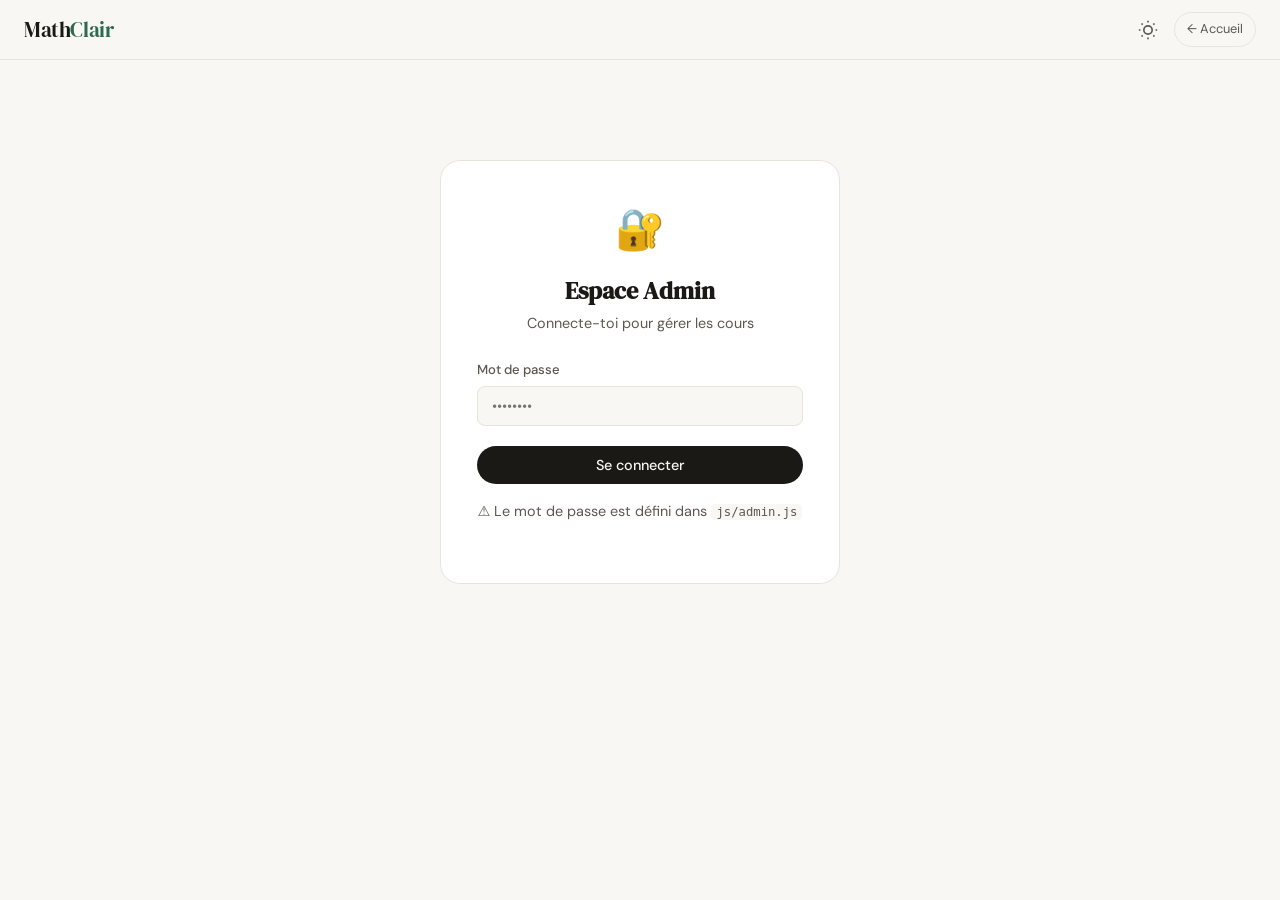
<file: mathclair/admin.html>
<!DOCTYPE html>
<html lang="fr" data-theme="light">
<head>
  <meta charset="UTF-8" />
  <meta name="viewport" content="width=device-width, initial-scale=1.0" />
  <title>Admin — MathClair</title>
  <link rel="preconnect" href="https://fonts.googleapis.com">
  <link href="https://fonts.googleapis.com/css2?family=DM+Serif+Display:ital@0;1&family=DM+Sans:wght@300;400;500;600&display=swap" rel="stylesheet">
  <link rel="stylesheet" href="css/style.css" />
</head>
<body>
  <nav class="navbar">
    <a href="index.html" class="nav-logo">Math<span>Clair</span></a>
    <div class="nav-actions">
      <button class="btn-icon" id="themeToggle" title="Changer de thème" aria-label="Thème">
        <svg id="iconSun" width="20" height="20" viewBox="0 0 24 24" fill="none" stroke="currentColor" stroke-width="2"><circle cx="12" cy="12" r="5"/><path d="M12 1v2M12 21v2M4.22 4.22l1.42 1.42M18.36 18.36l1.42 1.42M1 12h2M21 12h2M4.22 19.78l1.42-1.42M18.36 5.64l1.42-1.42"/></svg>
        <svg id="iconMoon" width="20" height="20" viewBox="0 0 24 24" fill="none" stroke="currentColor" stroke-width="2" style="display:none"><path d="M21 12.79A9 9 0 1 1 11.21 3 7 7 0 0 0 21 12.79z"/></svg>
      </button>
      <a href="index.html" class="btn-ghost btn-sm">← Accueil</a>
    </div>
  </nav>

  <main class="admin-main">
    <!-- LOGIN FORM -->
    <div id="loginSection" class="auth-card">
      <div class="auth-icon">🔐</div>
      <h1>Espace Admin</h1>
      <p>Connecte-toi pour gérer les cours</p>
      <div class="form-group">
        <label for="adminPass">Mot de passe</label>
        <input type="password" id="adminPass" placeholder="••••••••" autocomplete="current-password" />
      </div>
      <button class="btn-primary full-width" onclick="login()">Se connecter</button>
      <p class="auth-hint">⚠️ Le mot de passe est défini dans <code>js/admin.js</code></p>
      <div id="loginError" class="alert alert-error" style="display:none">Mot de passe incorrect.</div>
    </div>

    <!-- ADMIN PANEL -->
    <div id="adminSection" style="display:none" class="container">
      <div class="admin-header">
        <div>
          <h1>Gestion des cours</h1>
          <p>Ajouter, modifier ou supprimer des cours</p>
        </div>
        <button class="btn-ghost btn-sm" onclick="logout()">Déconnexion</button>
      </div>

      <div class="admin-grid">
        <!-- Upload section -->
        <div class="admin-card">
          <h2>Ajouter / Mettre à jour un cours</h2>
          <p>Importe un fichier JSON conforme au template pour ajouter un cours ou écraser un cours existant avec le même <code>id</code>.</p>
          
          <div class="drop-zone" id="dropZone">
            <div class="drop-zone-inner">
              <svg width="40" height="40" viewBox="0 0 24 24" fill="none" stroke="currentColor" stroke-width="1.5"><path d="M21 15v4a2 2 0 0 1-2 2H5a2 2 0 0 1-2-2v-4"/><polyline points="17 8 12 3 7 8"/><line x1="12" y1="3" x2="12" y2="15"/></svg>
              <p>Glisse un fichier JSON ici<br>ou <label class="link-label" for="fileInput">parcourir</label></p>
              <input type="file" id="fileInput" accept=".json" style="display:none" />
            </div>
          </div>

          <div id="uploadPreview" style="display:none" class="upload-preview">
            <div class="preview-header">
              <svg width="20" height="20" viewBox="0 0 24 24" fill="none" stroke="currentColor" stroke-width="2"><path d="M14 2H6a2 2 0 0 0-2 2v16a2 2 0 0 0 2 2h12a2 2 0 0 0 2-2V8z"/><polyline points="14 2 14 8 20 8"/></svg>
              <span id="previewFileName"></span>
              <button class="btn-icon-sm" onclick="clearUpload()">✕</button>
            </div>
            <div class="preview-info" id="previewInfo"></div>
            <button class="btn-primary full-width" onclick="importCours()">Importer ce cours</button>
          </div>

          <div id="uploadSuccess" class="alert alert-success" style="display:none"></div>
          <div id="uploadError" class="alert alert-error" style="display:none"></div>
        </div>

        <!-- Courses list -->
        <div class="admin-card">
          <h2>Cours en ligne</h2>
          <div id="adminCoursList" class="admin-courses-list">
            <div class="spinner-small"></div>
          </div>
        </div>
      </div>

      <!-- Template section -->
      <div class="admin-card full-card">
        <div class="template-header">
          <div>
            <h2>Template JSON</h2>
            <p>Structure attendue pour un fichier de cours. Copie ce template et remplis-le.</p>
          </div>
          <button class="btn-ghost btn-sm" onclick="downloadTemplate()">Télécharger le template</button>
        </div>
        <pre class="code-block" id="templateBlock"></pre>
      </div>
    </div>
  </main>

  <script src="js/theme.js"></script>
  <script src="js/loader.js"></script>
  <script src="js/admin.js"></script>
</body>
</html>
</file>
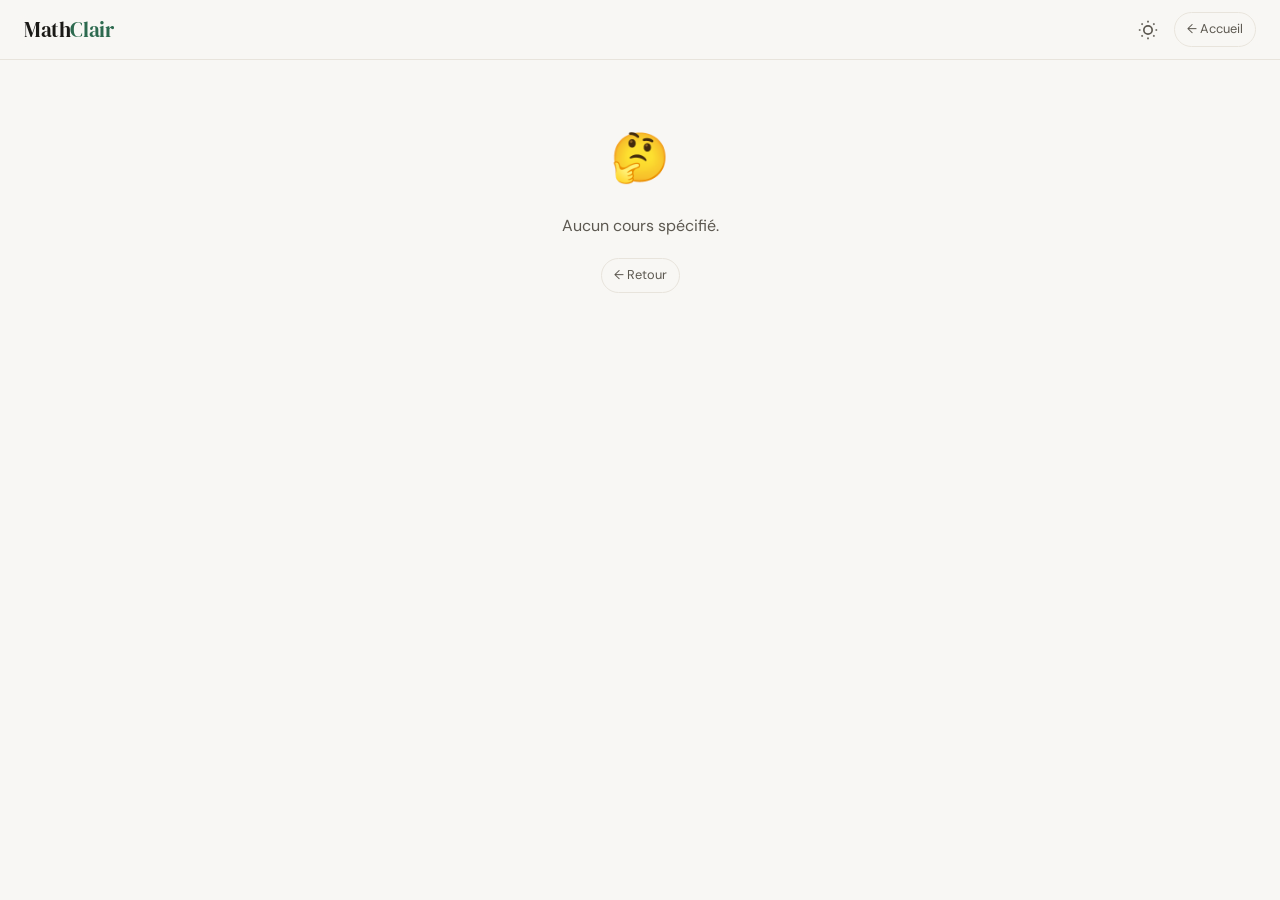
<file: mathclair/cours.html>
<!DOCTYPE html>
<html lang="fr" data-theme="light">
<head>
  <meta charset="UTF-8" />
  <meta name="viewport" content="width=device-width, initial-scale=1.0" />
  <title>Cours — MathClair</title>
  <link rel="preconnect" href="https://fonts.googleapis.com">
  <link href="https://fonts.googleapis.com/css2?family=DM+Serif+Display:ital@0;1&family=DM+Sans:wght@300;400;500;600&display=swap" rel="stylesheet">
  <link rel="stylesheet" href="css/style.css" />
</head>
<body>
  <nav class="navbar">
    <a href="index.html" class="nav-logo">Math<span>Clair</span></a>
    <div class="nav-actions">
      <button class="btn-icon" id="themeToggle" title="Changer de thème" aria-label="Thème">
        <svg id="iconSun" width="20" height="20" viewBox="0 0 24 24" fill="none" stroke="currentColor" stroke-width="2"><circle cx="12" cy="12" r="5"/><path d="M12 1v2M12 21v2M4.22 4.22l1.42 1.42M18.36 18.36l1.42 1.42M1 12h2M21 12h2M4.22 19.78l1.42-1.42M18.36 5.64l1.42-1.42"/></svg>
        <svg id="iconMoon" width="20" height="20" viewBox="0 0 24 24" fill="none" stroke="currentColor" stroke-width="2" style="display:none"><path d="M21 12.79A9 9 0 1 1 11.21 3 7 7 0 0 0 21 12.79z"/></svg>
      </button>
      <a href="index.html" class="btn-ghost btn-sm">← Accueil</a>
    </div>
  </nav>

  <div id="courseApp">
    <div class="loading-screen">
      <div class="spinner"></div>
      <p>Chargement du cours…</p>
    </div>
  </div>

  <script src="js/theme.js"></script>
  <script src="js/loader.js"></script>
  <script src="js/cours.js"></script>
</body>
</html>
</file>
<file: mathclair/css/style.css>
/* =============================================
   MathClair — Feuille de style principale
   ============================================= */

/* --- Tokens & Thèmes --- */
:root {
  --bg: #f8f7f4;
  --bg-card: #ffffff;
  --bg-card-hover: #f2f0ec;
  --border: #e8e4dc;
  --border-strong: #d0cbc0;
  --text: #1a1916;
  --text-2: #5c5850;
  --text-3: #9c9488;
  --accent: #2d6a4f;
  --accent-light: #e8f5ee;
  --accent-2: #6366f1;
  --accent-2-light: #eef2ff;
  --red: #c0392b;
  --red-light: #fdf0ee;
  --yellow: #d97706;
  --yellow-light: #fffbeb;
  --green: #059669;
  --green-light: #ecfdf5;
  --shadow-sm: 0 1px 3px rgba(0,0,0,0.06);
  --shadow-md: 0 4px 16px rgba(0,0,0,0.08);
  --shadow-lg: 0 12px 40px rgba(0,0,0,0.10);
  --radius: 12px;
  --radius-lg: 20px;
  --font-display: 'DM Serif Display', Georgia, serif;
  --font-body: 'DM Sans', system-ui, sans-serif;
  --transition: 0.2s ease;
  --navbar-h: 60px;
}

[data-theme="dark"] {
  --bg: #111110;
  --bg-card: #1c1c1a;
  --bg-card-hover: #252522;
  --border: #2a2a27;
  --border-strong: #3a3a36;
  --text: #f0ede8;
  --text-2: #a09c94;
  --text-3: #6a6660;
  --accent: #4ade80;
  --accent-light: #0d2318;
  --accent-2: #818cf8;
  --accent-2-light: #1e1f3a;
  --red: #f87171;
  --red-light: #2a1515;
  --yellow: #fbbf24;
  --yellow-light: #2a2000;
  --green: #34d399;
  --green-light: #0a2a1a;
  --shadow-sm: 0 1px 3px rgba(0,0,0,0.3);
  --shadow-md: 0 4px 16px rgba(0,0,0,0.4);
  --shadow-lg: 0 12px 40px rgba(0,0,0,0.5);
}

/* --- Reset & Base --- */
*, *::before, *::after { box-sizing: border-box; margin: 0; padding: 0; }

html { scroll-behavior: smooth; font-size: 16px; }

body {
  font-family: var(--font-body);
  background: var(--bg);
  color: var(--text);
  line-height: 1.6;
  min-height: 100vh;
  transition: background var(--transition), color var(--transition);
}

a { color: inherit; text-decoration: none; }
img { max-width: 100%; }
button { cursor: pointer; border: none; background: none; font-family: inherit; }
input { font-family: inherit; }
code { font-family: 'Menlo', 'Consolas', monospace; font-size: 0.85em; }

/* --- Typography --- */
h1, h2, h3 { font-family: var(--font-display); line-height: 1.2; }

/* --- Layout --- */
.container { max-width: 1000px; margin: 0 auto; padding: 0 20px; }

/* --- Navbar --- */
.navbar {
  position: sticky; top: 0; z-index: 100;
  height: var(--navbar-h);
  display: flex; align-items: center; justify-content: space-between;
  padding: 0 24px;
  background: var(--bg);
  border-bottom: 1px solid var(--border);
  backdrop-filter: blur(12px);
  -webkit-backdrop-filter: blur(12px);
  background: color-mix(in srgb, var(--bg) 85%, transparent);
}

.nav-logo {
  font-family: var(--font-display);
  font-size: 1.3rem;
  font-weight: 400;
  letter-spacing: -0.02em;
}
.nav-logo span { color: var(--accent); }

.nav-actions { display: flex; align-items: center; gap: 8px; }

/* --- Buttons --- */
.btn-primary {
  display: inline-flex; align-items: center; gap: 6px;
  padding: 10px 22px;
  background: var(--text);
  color: var(--bg);
  border-radius: 100px;
  font-size: 0.9rem; font-weight: 500;
  transition: opacity var(--transition), transform var(--transition);
}
.btn-primary:hover { opacity: 0.85; transform: translateY(-1px); }
.btn-primary.full-width { width: 100%; justify-content: center; }

.btn-ghost {
  display: inline-flex; align-items: center;
  padding: 8px 14px;
  border: 1px solid var(--border);
  border-radius: 100px;
  font-size: 0.85rem;
  color: var(--text-2);
  transition: background var(--transition), color var(--transition), border-color var(--transition);
}
.btn-ghost:hover { background: var(--bg-card-hover); color: var(--text); }
.btn-ghost.btn-sm { padding: 6px 12px; font-size: 0.8rem; }

.btn-icon {
  display: flex; align-items: center; justify-content: center;
  width: 36px; height: 36px;
  border-radius: 50%;
  color: var(--text-2);
  transition: background var(--transition), color var(--transition);
}
.btn-icon:hover { background: var(--bg-card); color: var(--text); }

/* --- Hero --- */
.hero {
  min-height: 60vh;
  display: flex; flex-direction: column; justify-content: center; align-items: flex-start;
  padding: 80px 24px 60px;
  max-width: 700px; margin: 0 auto;
}

.hero-badge {
  display: inline-block;
  padding: 4px 12px;
  background: var(--accent-light);
  color: var(--accent);
  border-radius: 100px;
  font-size: 0.78rem; font-weight: 500;
  letter-spacing: 0.04em; text-transform: uppercase;
  margin-bottom: 20px;
}

.hero-title {
  font-size: clamp(2.4rem, 7vw, 4.5rem);
  line-height: 1.1;
  letter-spacing: -0.03em;
  margin-bottom: 20px;
}
.hero-title em { font-style: italic; color: var(--accent); }

.hero-sub {
  font-size: 1.05rem;
  color: var(--text-2);
  max-width: 480px;
  margin-bottom: 36px;
  font-weight: 300;
}

/* --- Sections --- */
.section { padding: 60px 0; }

.section-title {
  font-size: 1.8rem;
  margin-bottom: 32px;
  letter-spacing: -0.02em;
}

/* --- Levels grid --- */
.levels-grid {
  display: grid;
  grid-template-columns: repeat(auto-fit, minmax(200px, 1fr));
  gap: 16px;
  margin-bottom: 16px;
}

.level-card {
  padding: 24px;
  background: var(--bg-card);
  border: 1px solid var(--border);
  border-radius: var(--radius-lg);
  transition: all var(--transition);
  cursor: pointer;
}

.level-card.active:hover {
  border-color: var(--accent);
  box-shadow: var(--shadow-md);
  transform: translateY(-2px);
}

.level-card.soon { opacity: 0.45; pointer-events: none; }

.level-badge {
  display: inline-block;
  padding: 3px 10px;
  background: var(--accent-2-light);
  color: var(--accent-2);
  border-radius: 6px;
  font-size: 0.75rem; font-weight: 600;
  margin-bottom: 12px;
}

.level-card h3 { font-size: 1.2rem; margin-bottom: 4px; }
.level-card p { font-size: 0.82rem; color: var(--text-3); margin-bottom: 16px; }

.level-progress {
  height: 4px;
  background: var(--border);
  border-radius: 2px;
  overflow: hidden;
}
.level-progress div {
  height: 100%;
  background: var(--accent);
  border-radius: 2px;
}

/* --- Cours cards --- */
.cours-grid {
  display: grid;
  grid-template-columns: repeat(auto-fill, minmax(300px, 1fr));
  gap: 16px;
}

.cours-card {
  display: flex; flex-direction: column;
  padding: 24px;
  background: var(--bg-card);
  border: 1px solid var(--border);
  border-radius: var(--radius-lg);
  transition: all var(--transition);
  gap: 12px;
}

.cours-card:hover {
  border-color: var(--accent);
  box-shadow: var(--shadow-md);
  transform: translateY(-2px);
}

.cours-icon {
  font-size: 2rem;
  line-height: 1;
  margin-bottom: 4px;
}

.cours-info { flex: 1; }

.cours-niveau {
  display: block;
  font-size: 0.75rem; font-weight: 500;
  color: var(--text-3);
  text-transform: uppercase; letter-spacing: 0.06em;
  margin-bottom: 6px;
}

.cours-info h3 {
  font-size: 1.2rem;
  font-family: var(--font-display);
  margin-bottom: 6px;
}

.cours-info p { font-size: 0.85rem; color: var(--text-2); }

.cours-meta {
  display: flex; align-items: center; gap: 12px;
  font-size: 0.78rem; color: var(--text-3);
  border-top: 1px solid var(--border);
  padding-top: 12px;
}
.cours-meta svg { margin-left: auto; }

/* --- Course page layout --- */
.course-layout {
  display: flex;
  min-height: calc(100vh - var(--navbar-h));
}

.course-sidebar {
  width: 260px;
  flex-shrink: 0;
  border-right: 1px solid var(--border);
  padding: 24px 0;
  position: sticky;
  top: var(--navbar-h);
  height: calc(100vh - var(--navbar-h));
  overflow-y: auto;
}

.sidebar-header { padding: 0 20px 20px; border-bottom: 1px solid var(--border); margin-bottom: 16px; }
.sidebar-header .niveau-tag {
  font-size: 0.7rem; font-weight: 600; text-transform: uppercase; letter-spacing: 0.06em;
  color: var(--text-3); margin-bottom: 6px; display: block;
}
.sidebar-header h2 { font-size: 1rem; font-family: var(--font-display); }

.sidebar-nav { padding: 0 12px; }

.sidebar-section-label {
  padding: 4px 8px;
  font-size: 0.68rem; font-weight: 600; text-transform: uppercase; letter-spacing: 0.08em;
  color: var(--text-3);
  margin: 16px 0 4px;
}

.sidebar-link {
  display: flex; align-items: center; gap: 10px;
  padding: 8px 12px;
  border-radius: 8px;
  font-size: 0.85rem; color: var(--text-2);
  transition: background var(--transition), color var(--transition);
  cursor: pointer;
}
.sidebar-link:hover { background: var(--bg-card-hover); color: var(--text); }
.sidebar-link.active { background: var(--accent-light); color: var(--accent); font-weight: 500; }
.sidebar-link .dot {
  width: 6px; height: 6px; border-radius: 50%;
  background: var(--border-strong); flex-shrink: 0;
}
.sidebar-link.active .dot { background: var(--accent); }

.sidebar-link .diff {
  margin-left: auto;
  display: flex; gap: 2px;
}
.diff-dot {
  width: 5px; height: 5px; border-radius: 50%;
  background: var(--border-strong);
}
.diff-dot.filled { background: var(--yellow); }

.course-content {
  flex: 1;
  padding: 40px;
  max-width: 720px;
  overflow-x: hidden;
}

/* --- Breadcrumb --- */
.breadcrumb {
  display: flex; align-items: center; gap: 8px;
  font-size: 0.8rem; color: var(--text-3);
  margin-bottom: 32px;
}
.breadcrumb a:hover { color: var(--text); }
.breadcrumb span { color: var(--border-strong); }

/* --- Lesson content blocks --- */
.content-block { margin-bottom: 28px; }

.block-intro {
  font-size: 1.05rem; color: var(--text-2);
  border-left: 3px solid var(--accent);
  padding: 12px 18px;
  background: var(--accent-light);
  border-radius: 0 8px 8px 0;
  line-height: 1.7;
}

.block-regle {
  background: var(--bg-card);
  border: 1px solid var(--border);
  border-radius: var(--radius);
  padding: 20px 24px;
}
.block-regle h4 {
  font-family: var(--font-display);
  font-size: 1rem;
  margin-bottom: 10px;
  color: var(--accent-2);
}
.block-regle p { font-size: 0.9rem; color: var(--text-2); margin-bottom: 10px; }
.block-regle ul { padding-left: 0; list-style: none; }
.block-regle li {
  padding: 6px 0 6px 20px;
  font-size: 0.88rem;
  border-bottom: 1px solid var(--border);
  position: relative;
}
.block-regle li:last-child { border-bottom: none; }
.block-regle li::before {
  content: '→';
  position: absolute; left: 0;
  color: var(--text-3);
}

.block-exemple {
  background: var(--bg-card);
  border: 1px solid var(--border);
  border-radius: var(--radius);
  overflow: hidden;
}
.exemple-header {
  padding: 12px 20px;
  background: var(--accent-2-light);
  border-bottom: 1px solid var(--border);
  font-size: 0.85rem; font-weight: 500; color: var(--accent-2);
}
.exemple-body { padding: 20px; }
.exemple-step { margin-bottom: 16px; }
.exemple-step:last-child { margin-bottom: 0; }
.exemple-step p { font-size: 0.9rem; color: var(--text-2); margin-bottom: 8px; }
.exemple-step pre {
  background: var(--bg);
  padding: 10px 14px;
  border-radius: 8px;
  font-family: 'Menlo', monospace;
  font-size: 0.82rem;
  border: 1px solid var(--border);
  white-space: pre-wrap;
}

/* --- Tableau de signes --- */
.tableau-signes {
  overflow-x: auto;
  margin: 12px 0;
  border-radius: 8px;
  border: 1px solid var(--border);
}

.tableau-signes table {
  border-collapse: collapse;
  min-width: 100%;
  font-size: 0.9rem;
}

.tableau-signes th, .tableau-signes td {
  padding: 10px 16px;
  text-align: center;
  border-right: 1px solid var(--border);
  border-bottom: 1px solid var(--border);
  min-width: 48px;
}
.tableau-signes th { background: var(--bg); font-weight: 500; font-family: var(--font-body); }
.tableau-signes tr:last-child td { border-bottom: none; }
.tableau-signes td:last-child, .tableau-signes th:last-child { border-right: none; }

.tableau-signes td:first-child, .tableau-signes th:first-child {
  text-align: left; font-weight: 500;
  background: var(--bg);
  position: sticky; left: 0;
  border-right: 2px solid var(--border-strong);
}

.sign-plus { color: var(--green); font-weight: 600; }
.sign-minus { color: var(--red); font-weight: 600; }
.sign-zero { color: var(--accent-2); font-weight: 700; }
.sign-forbidden { color: var(--text-3); font-weight: 700; font-size: 1.1em; }
.row-bold td { background: color-mix(in srgb, var(--accent-2-light) 60%, var(--bg-card)); font-weight: 600; }
.row-bold td:first-child { font-weight: 700; }

/* --- Exercises --- */
.exercise-card {
  background: var(--bg-card);
  border: 1px solid var(--border);
  border-radius: var(--radius-lg);
  margin-bottom: 20px;
  overflow: hidden;
  transition: border-color var(--transition);
}
.exercise-card:hover { border-color: var(--border-strong); }

.exercise-header {
  padding: 16px 20px;
  display: flex; align-items: center; gap: 12px;
  border-bottom: 1px solid var(--border);
}
.exercise-num {
  width: 28px; height: 28px;
  border-radius: 50%;
  background: var(--accent-2-light);
  color: var(--accent-2);
  display: flex; align-items: center; justify-content: center;
  font-size: 0.8rem; font-weight: 600; flex-shrink: 0;
}
.exercise-title-wrap { flex: 1; }
.exercise-title-wrap h3 { font-family: var(--font-display); font-size: 1rem; }
.diff-stars { display: flex; gap: 2px; }
.diff-star { font-size: 0.7rem; }

.exercise-body { padding: 20px; }
.enonce { font-size: 0.95rem; margin-bottom: 20px; line-height: 1.7; }

.exercise-actions { display: flex; gap: 10px; flex-wrap: wrap; }

.btn-hint, .btn-solution {
  display: inline-flex; align-items: center; gap: 6px;
  padding: 7px 14px;
  border-radius: 8px;
  font-size: 0.82rem; font-weight: 500;
  transition: all var(--transition);
  border: 1px solid;
}
.btn-hint { border-color: var(--yellow); color: var(--yellow); background: var(--yellow-light); }
.btn-hint:hover { background: var(--yellow); color: white; }
.btn-solution { border-color: var(--accent); color: var(--accent); background: var(--accent-light); }
.btn-solution:hover { background: var(--accent); color: white; }

.hint-block {
  margin-top: 16px;
  padding: 12px 16px;
  background: var(--yellow-light);
  border: 1px solid var(--yellow);
  border-radius: 8px;
  font-size: 0.86rem;
  color: var(--text-2);
}

.solution-block {
  margin-top: 16px;
  padding: 16px 20px;
  background: var(--green-light);
  border: 1px solid var(--green);
  border-radius: 8px;
}
.solution-block strong { color: var(--green); font-size: 0.8rem; display: block; margin-bottom: 8px; }
.solution-steps { list-style: none; }
.solution-steps li {
  padding: 5px 0;
  font-size: 0.86rem;
  color: var(--text-2);
  padding-left: 16px;
  position: relative;
}
.solution-steps li::before { content: '✓'; position: absolute; left: 0; color: var(--green); }

/* --- Fiche de révision --- */
.fiche-section {
  background: var(--bg-card);
  border: 1px solid var(--border);
  border-radius: var(--radius);
  margin-bottom: 16px;
  overflow: hidden;
}
.fiche-section-header {
  padding: 14px 20px;
  background: var(--bg-card-hover);
  border-bottom: 1px solid var(--border);
  font-weight: 500; font-size: 0.9rem;
  display: flex; align-items: center; gap: 10px;
}
.fiche-section-body { padding: 16px 20px; }
.fiche-item {
  display: flex; align-items: flex-start; gap: 10px;
  padding: 7px 0;
  font-size: 0.86rem;
  border-bottom: 1px solid var(--border);
  line-height: 1.55;
}
.fiche-item:last-child { border-bottom: none; }
.fiche-item::before {
  content: '▸';
  color: var(--accent-2);
  flex-shrink: 0; margin-top: 1px;
}

/* --- Page title --- */
.page-title { font-size: 2rem; margin-bottom: 8px; letter-spacing: -0.02em; }
.page-subtitle { color: var(--text-2); font-size: 0.9rem; margin-bottom: 32px; }

.tabs {
  display: flex; gap: 0;
  border-bottom: 1px solid var(--border);
  margin-bottom: 32px;
}
.tab-btn {
  padding: 10px 18px;
  font-size: 0.88rem; font-weight: 500;
  color: var(--text-3);
  border-bottom: 2px solid transparent;
  margin-bottom: -1px;
  transition: all var(--transition);
}
.tab-btn:hover { color: var(--text); }
.tab-btn.active { color: var(--text); border-bottom-color: var(--text); }

.tab-panel { display: none; }
.tab-panel.active { display: block; }

/* --- Loading --- */
.loading-screen {
  display: flex; flex-direction: column; align-items: center; justify-content: center;
  height: calc(100vh - var(--navbar-h));
  gap: 16px;
  color: var(--text-3); font-size: 0.9rem;
}
.spinner {
  width: 32px; height: 32px;
  border: 2px solid var(--border);
  border-top-color: var(--text-2);
  border-radius: 50%;
  animation: spin 0.8s linear infinite;
}
@keyframes spin { to { transform: rotate(360deg); } }

.spinner-small {
  width: 20px; height: 20px;
  border: 2px solid var(--border);
  border-top-color: var(--text-2);
  border-radius: 50%;
  animation: spin 0.8s linear infinite;
}

.empty-state { color: var(--text-3); font-size: 0.9rem; padding: 20px 0; }

/* --- Footer --- */
.footer {
  border-top: 1px solid var(--border);
  padding: 20px 0;
  margin-top: 60px;
}
.footer .container {
  display: flex; justify-content: space-between; align-items: center;
  font-size: 0.8rem; color: var(--text-3);
}
.footer a:hover { color: var(--text); }

/* --- Admin --- */
.admin-main { padding: 40px 20px; max-width: 1000px; margin: 0 auto; }

.auth-card {
  max-width: 400px; margin: 60px auto;
  background: var(--bg-card);
  border: 1px solid var(--border);
  border-radius: var(--radius-lg);
  padding: 36px;
  text-align: center;
}
.auth-icon { font-size: 2.5rem; margin-bottom: 16px; }
.auth-card h1 { font-size: 1.5rem; margin-bottom: 6px; }
.auth-card > p { color: var(--text-2); font-size: 0.9rem; margin-bottom: 24px; }

.form-group { text-align: left; margin-bottom: 20px; }
.form-group label { display: block; font-size: 0.82rem; font-weight: 500; margin-bottom: 6px; color: var(--text-2); }
.form-group input {
  width: 100%; padding: 10px 14px;
  background: var(--bg);
  border: 1px solid var(--border);
  border-radius: 8px;
  font-size: 0.9rem; color: var(--text);
  transition: border-color var(--transition);
}
.form-group input:focus { outline: none; border-color: var(--accent-2); }

.auth-hint { font-size: 0.75rem; color: var(--text-3); margin-top: 16px; }
.auth-hint code { background: var(--bg); padding: 1px 5px; border-radius: 4px; }

.admin-header {
  display: flex; justify-content: space-between; align-items: flex-start;
  margin-bottom: 32px;
}
.admin-header h1 { font-size: 1.8rem; margin-bottom: 4px; }
.admin-header p { color: var(--text-2); font-size: 0.9rem; }

.admin-grid {
  display: grid;
  grid-template-columns: 1fr 1fr;
  gap: 20px;
  margin-bottom: 20px;
}

.admin-card {
  background: var(--bg-card);
  border: 1px solid var(--border);
  border-radius: var(--radius-lg);
  padding: 24px;
}
.admin-card h2 { font-size: 1.1rem; margin-bottom: 8px; }
.admin-card > p { font-size: 0.85rem; color: var(--text-2); margin-bottom: 20px; }
.admin-card.full-card { margin-bottom: 0; }

.drop-zone {
  border: 2px dashed var(--border);
  border-radius: var(--radius);
  padding: 32px 20px;
  text-align: center;
  transition: all var(--transition);
  cursor: pointer;
}
.drop-zone:hover, .drop-zone.drag-over { border-color: var(--accent-2); background: var(--accent-2-light); }
.drop-zone-inner { color: var(--text-3); }
.drop-zone-inner svg { margin-bottom: 12px; }
.drop-zone-inner p { font-size: 0.85rem; line-height: 1.6; }
.link-label { color: var(--accent-2); text-decoration: underline; cursor: pointer; }

.upload-preview {
  background: var(--bg);
  border: 1px solid var(--border);
  border-radius: var(--radius);
  padding: 16px;
  margin-top: 12px;
}
.preview-header {
  display: flex; align-items: center; gap: 10px;
  margin-bottom: 12px;
  font-size: 0.85rem; font-weight: 500;
}
.preview-header svg { color: var(--text-3); flex-shrink: 0; }
.btn-icon-sm {
  margin-left: auto;
  color: var(--text-3); font-size: 0.8rem;
  padding: 2px 6px;
  border-radius: 4px;
  transition: background var(--transition);
}
.btn-icon-sm:hover { background: var(--bg-card-hover); color: var(--text); }

.preview-info { font-size: 0.8rem; color: var(--text-2); margin-bottom: 16px; }
.preview-info span { display: block; margin-bottom: 4px; }

.alert {
  padding: 10px 14px;
  border-radius: 8px;
  font-size: 0.84rem;
  margin-top: 12px;
}
.alert-success { background: var(--green-light); color: var(--green); border: 1px solid var(--green); }
.alert-error { background: var(--red-light); color: var(--red); border: 1px solid var(--red); }

.admin-courses-list { display: flex; flex-direction: column; gap: 8px; }

.admin-course-item {
  display: flex; align-items: center; gap: 12px;
  padding: 10px 14px;
  background: var(--bg);
  border: 1px solid var(--border);
  border-radius: 8px;
  font-size: 0.85rem;
  transition: all var(--transition);
}
.admin-course-item:hover { border-color: var(--border-strong); }
.admin-course-info { flex: 1; }
.admin-course-info strong { display: block; font-weight: 500; }
.admin-course-info span { font-size: 0.75rem; color: var(--text-3); }

.template-header {
  display: flex; justify-content: space-between; align-items: flex-start;
  margin-bottom: 16px;
  flex-wrap: wrap; gap: 12px;
}
.template-header h2 { font-size: 1.1rem; margin-bottom: 4px; }
.template-header p { font-size: 0.85rem; color: var(--text-2); }

.code-block {
  background: var(--bg);
  border: 1px solid var(--border);
  border-radius: var(--radius);
  padding: 20px;
  font-size: 0.78rem;
  line-height: 1.7;
  overflow-x: auto;
  max-height: 400px;
  overflow-y: auto;
  white-space: pre;
}

/* Mobile sidebar toggle */
.sidebar-toggle {
  display: none;
  align-items: center; gap: 8px;
  padding: 8px 16px;
  font-size: 0.85rem;
  background: var(--bg-card);
  border-bottom: 1px solid var(--border);
  color: var(--text-2);
  width: 100%;
  cursor: pointer;
}

/* --- Responsive --- */
@media (max-width: 768px) {
  .hero { padding: 48px 20px 40px; }
  .hero-title { font-size: 2.6rem; }

  .course-layout { flex-direction: column; }

  .course-sidebar {
    width: 100%;
    position: static;
    height: auto;
    border-right: none;
    border-bottom: 1px solid var(--border);
    padding: 0;
    display: none;
  }
  .course-sidebar.open { display: block; }
  .sidebar-toggle { display: flex; }

  .course-content { padding: 24px 16px; }

  .admin-grid { grid-template-columns: 1fr; }

  .footer .container { flex-direction: column; gap: 8px; }

  .tabs { overflow-x: auto; white-space: nowrap; }

  .exercise-actions { flex-direction: column; }
  .btn-hint, .btn-solution { width: 100%; justify-content: center; }

  .admin-header { flex-direction: column; gap: 12px; }

  .navbar { padding: 0 16px; }
}

@media (max-width: 480px) {
  .levels-grid { grid-template-columns: 1fr; }
  .cours-grid { grid-template-columns: 1fr; }
  .course-content { padding: 20px 12px; }
}
</file>
